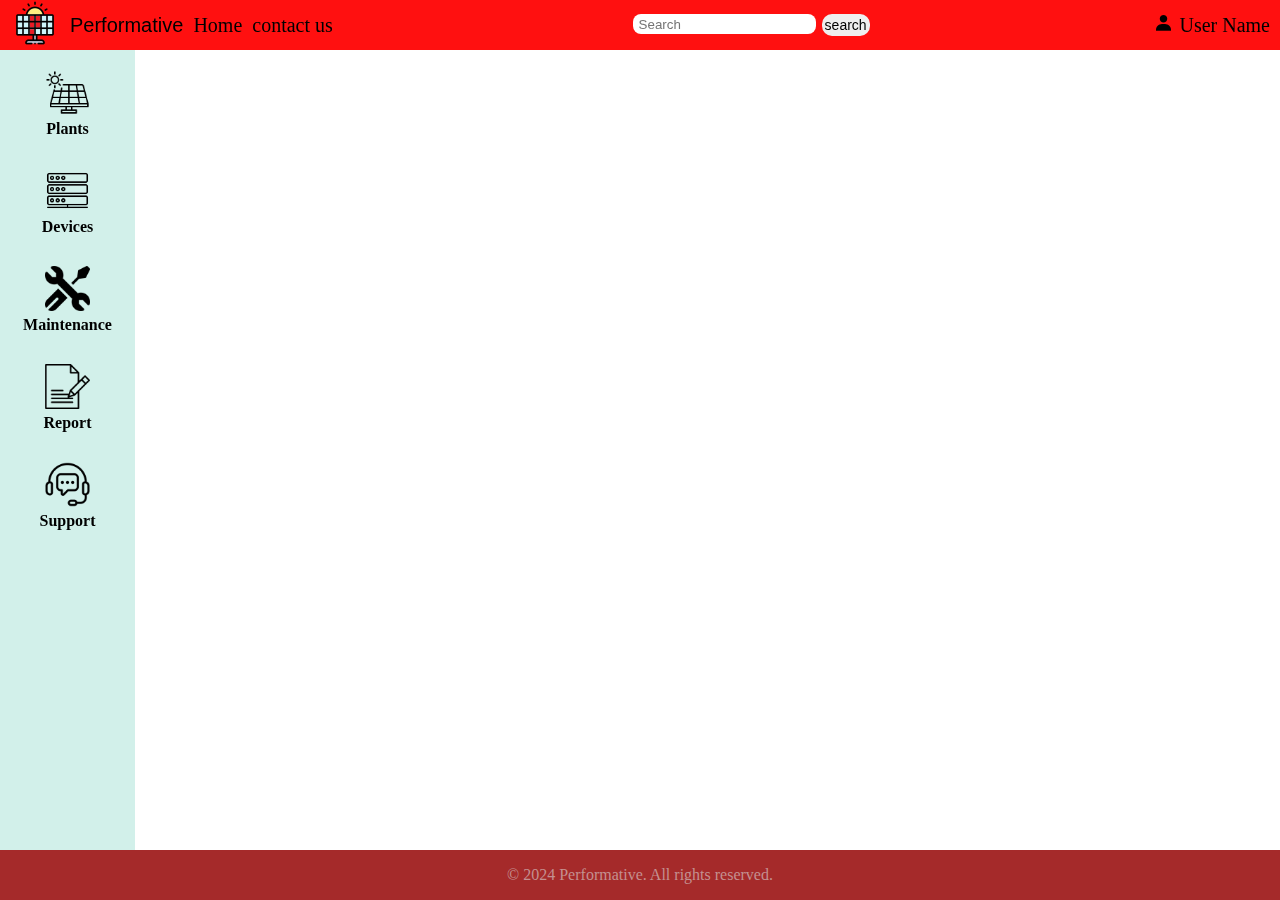
<file: front/html/aaaaaaaaaaaaaaaaa.html>
<!DOCTYPE html>
<html lang="en">
  <head>
    <meta charset="UTF-8" />
    <meta name="viewport" content="width=device-width, initial-scale=1.0" />
    <title>Performative</title>

    <link
      href="https://unpkg.com/boxicons@2.1.4/css/boxicons.min.css"
      rel="stylesheet"
    />

    <link rel="stylesheet" href="../css/aaaaaaaaaaaaaaaaa.css" />
  </head>
  <body>
    <header>
      <div class="lognamenimg">
        <a href="#">
          <img
            class="logimg"
            src="../media/logo-removebg-preview.png"
            alt="solar_panel_img"
          />
        </a>
        <a class="sitename" href="#">Performative</a>
        <a href="#">Home</a>
        <a href="#">contact us</a>

        
      </div>

      <div class="search">
        <input type="text" placeholder="Search" />
        <button>search</button>
      </div>
      <div class="user">
        <a href="#">
          <i class="bx bxs-user"></i>
          <span>User Name</span>
        </a>
       
        
      </div>
    </header>
    <aside>
      <div class="side-bar">
        <div class="sitem">
          <a href="#">
            <img
              src="../media/plants-side-bar.png"
              alt="icon for solar panel devices"
            />
            <p>Plants</p>
          </a>
        </div>
        <div class="sitem">
          <a href="#">
            <img
              src="../media/side-bar-devices.png"
              alt="icon for solar panel devices"
            />
            <p>Devices</p>
          </a>
        </div>
        <div class="sitem">
          <a href="#">
            <img
              src="../media/maint-side0bar.png"
              alt="icon for solar panel devices"
            />
            <p>Maintenance</p>
          </a>
        </div>
        <div class="sitem">
          <a href="#">
            <img
              src="../media/report-side-bar.png"
              alt="icon for solar panel devices"
            />
            <p>Report</p>
          </a>
        </div>
        <div class="sitem">
          <a href="#">
            <img
              src="../media/side-bar-suupport.png"
              alt="icon for solar panel devices"
            />
            <p>Support</p>
          </a>
        </div>
      </div>
    </aside>



    <footer>
      <p>© 2024 Performative. All rights reserved.</p>
    </footer>
  </body>
</html>
</file>
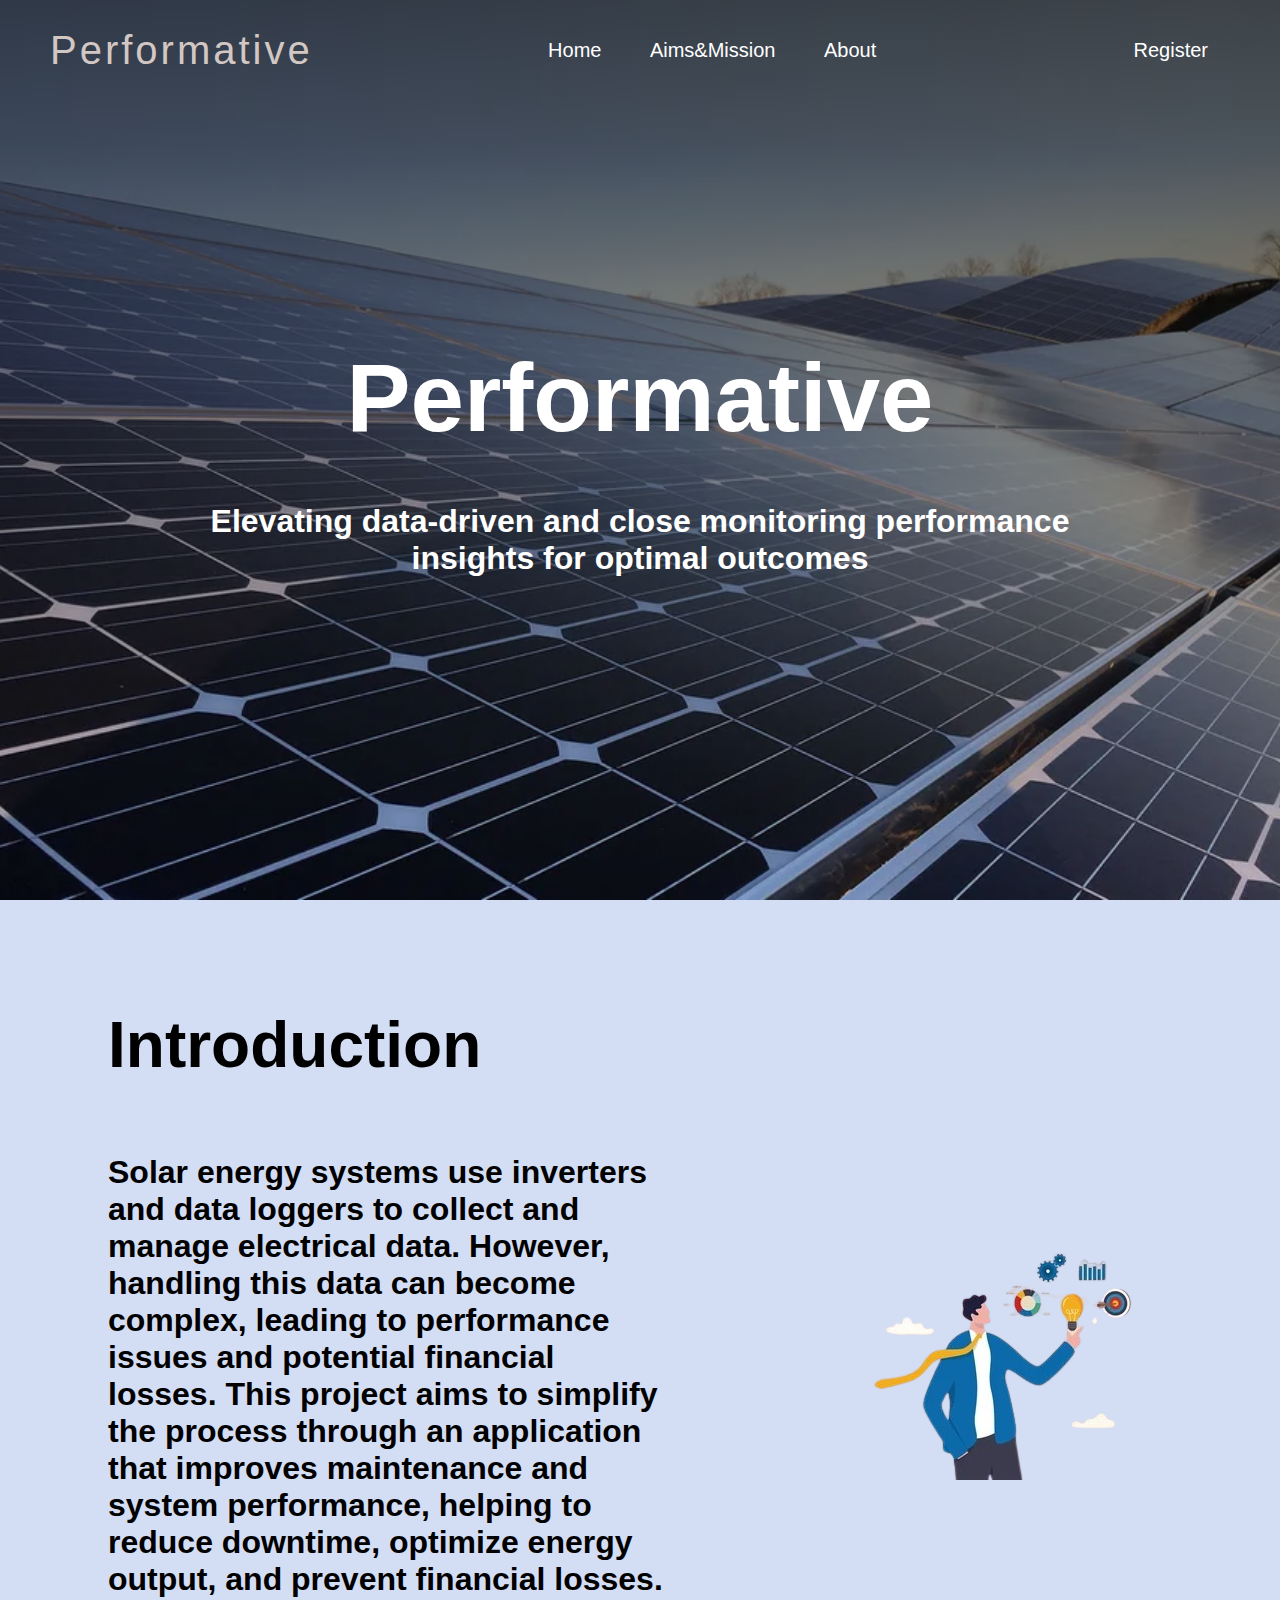
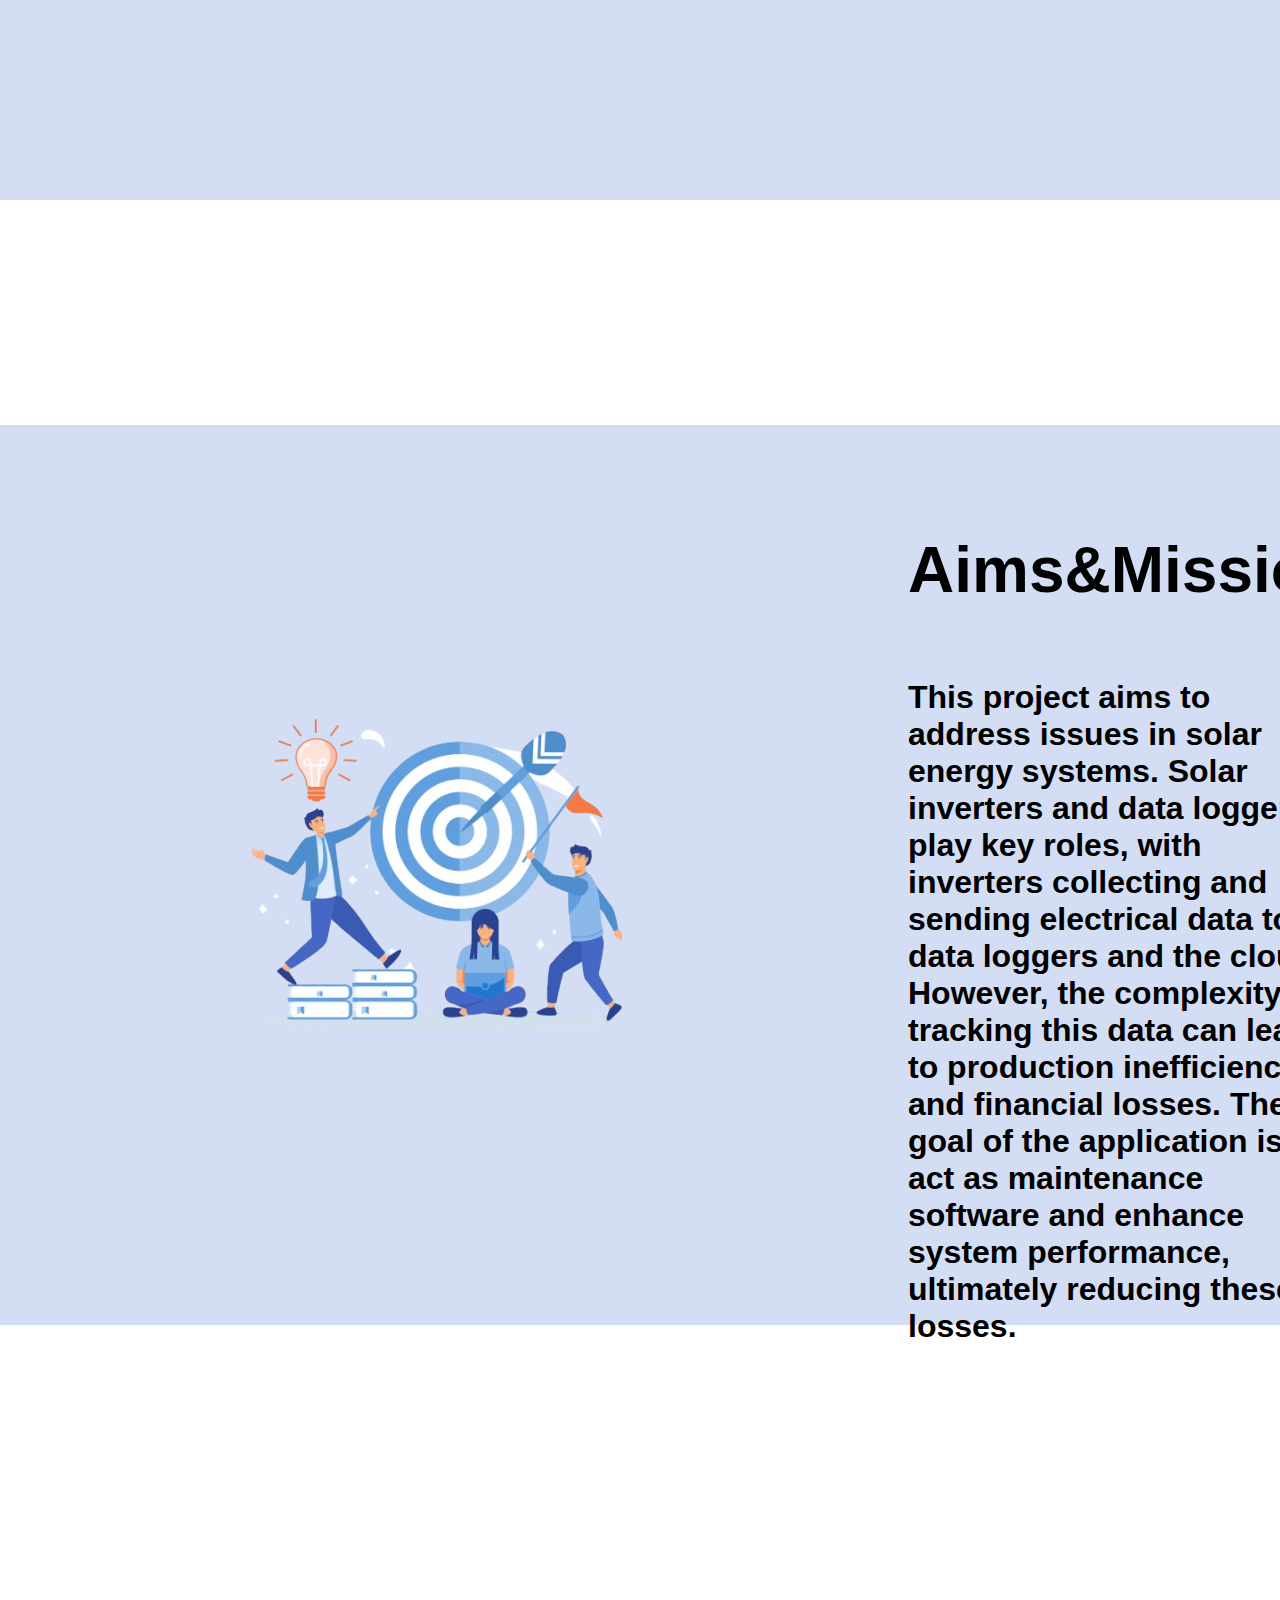
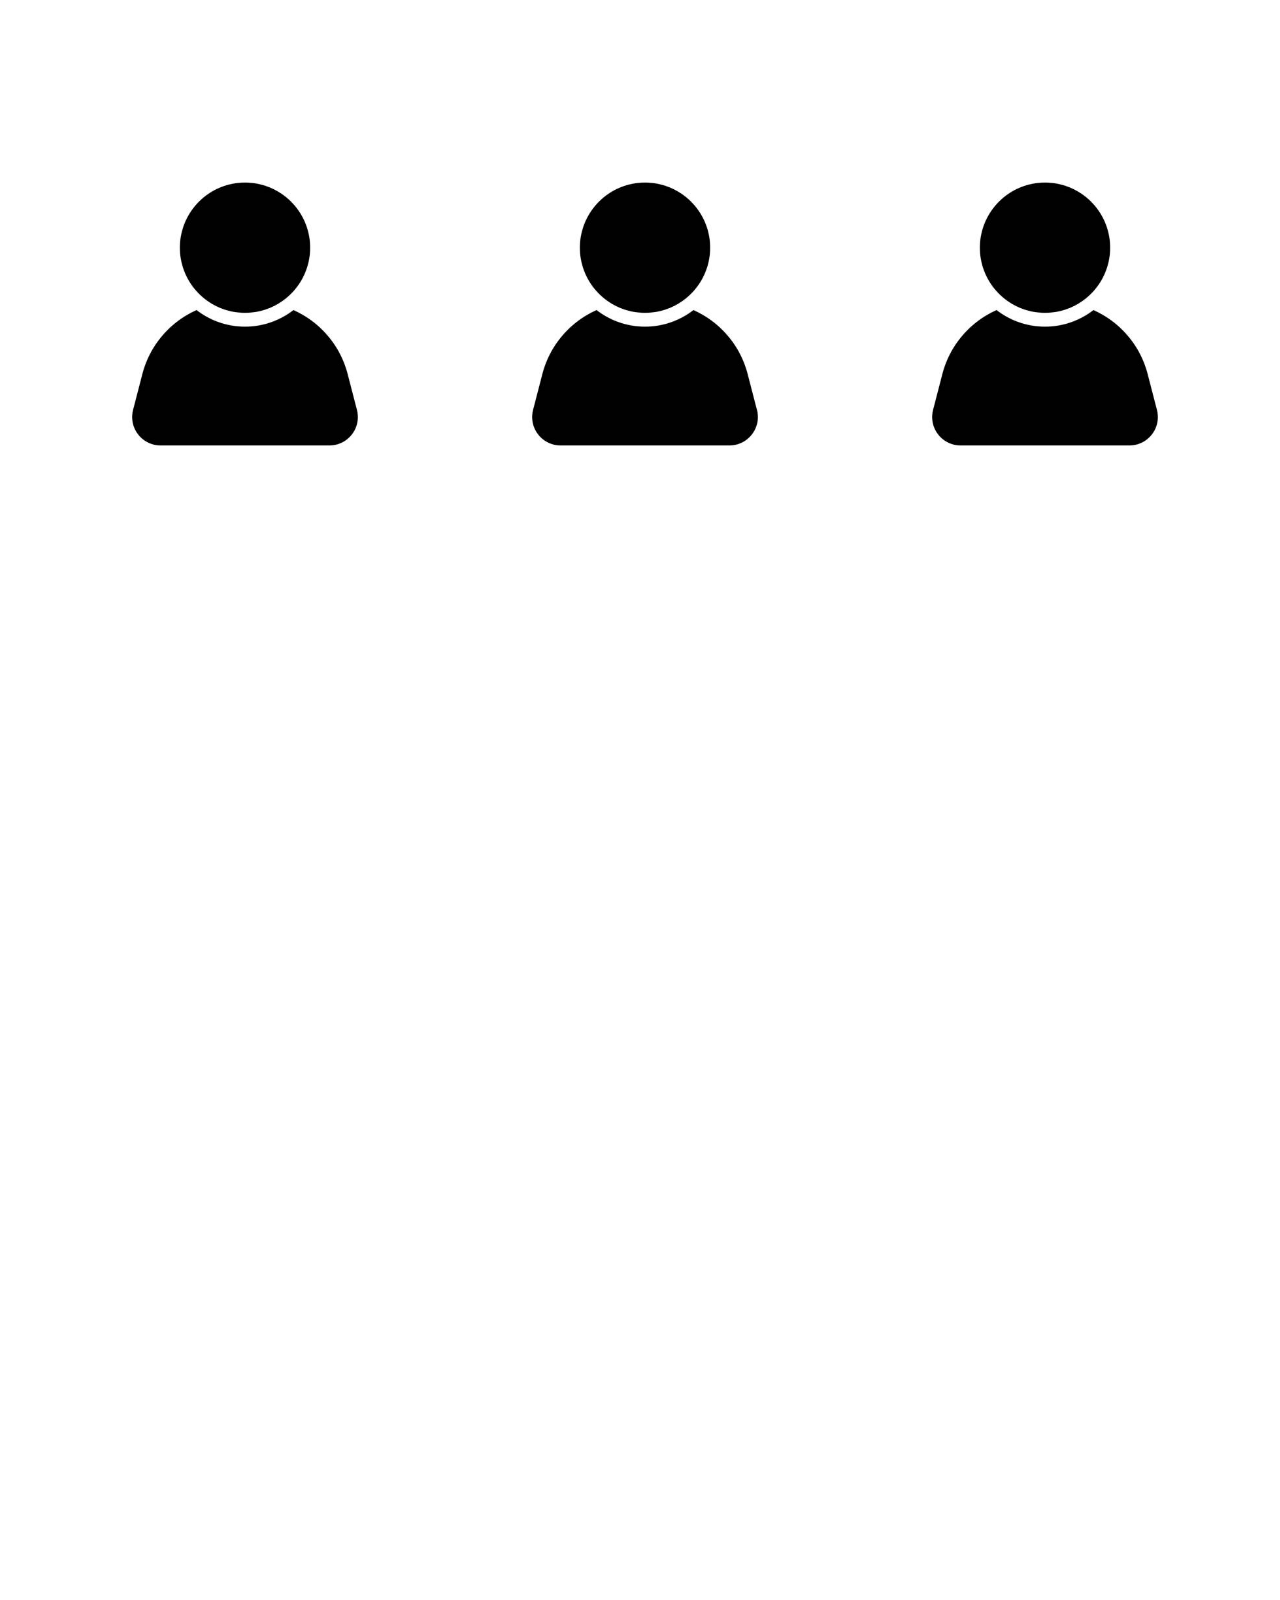
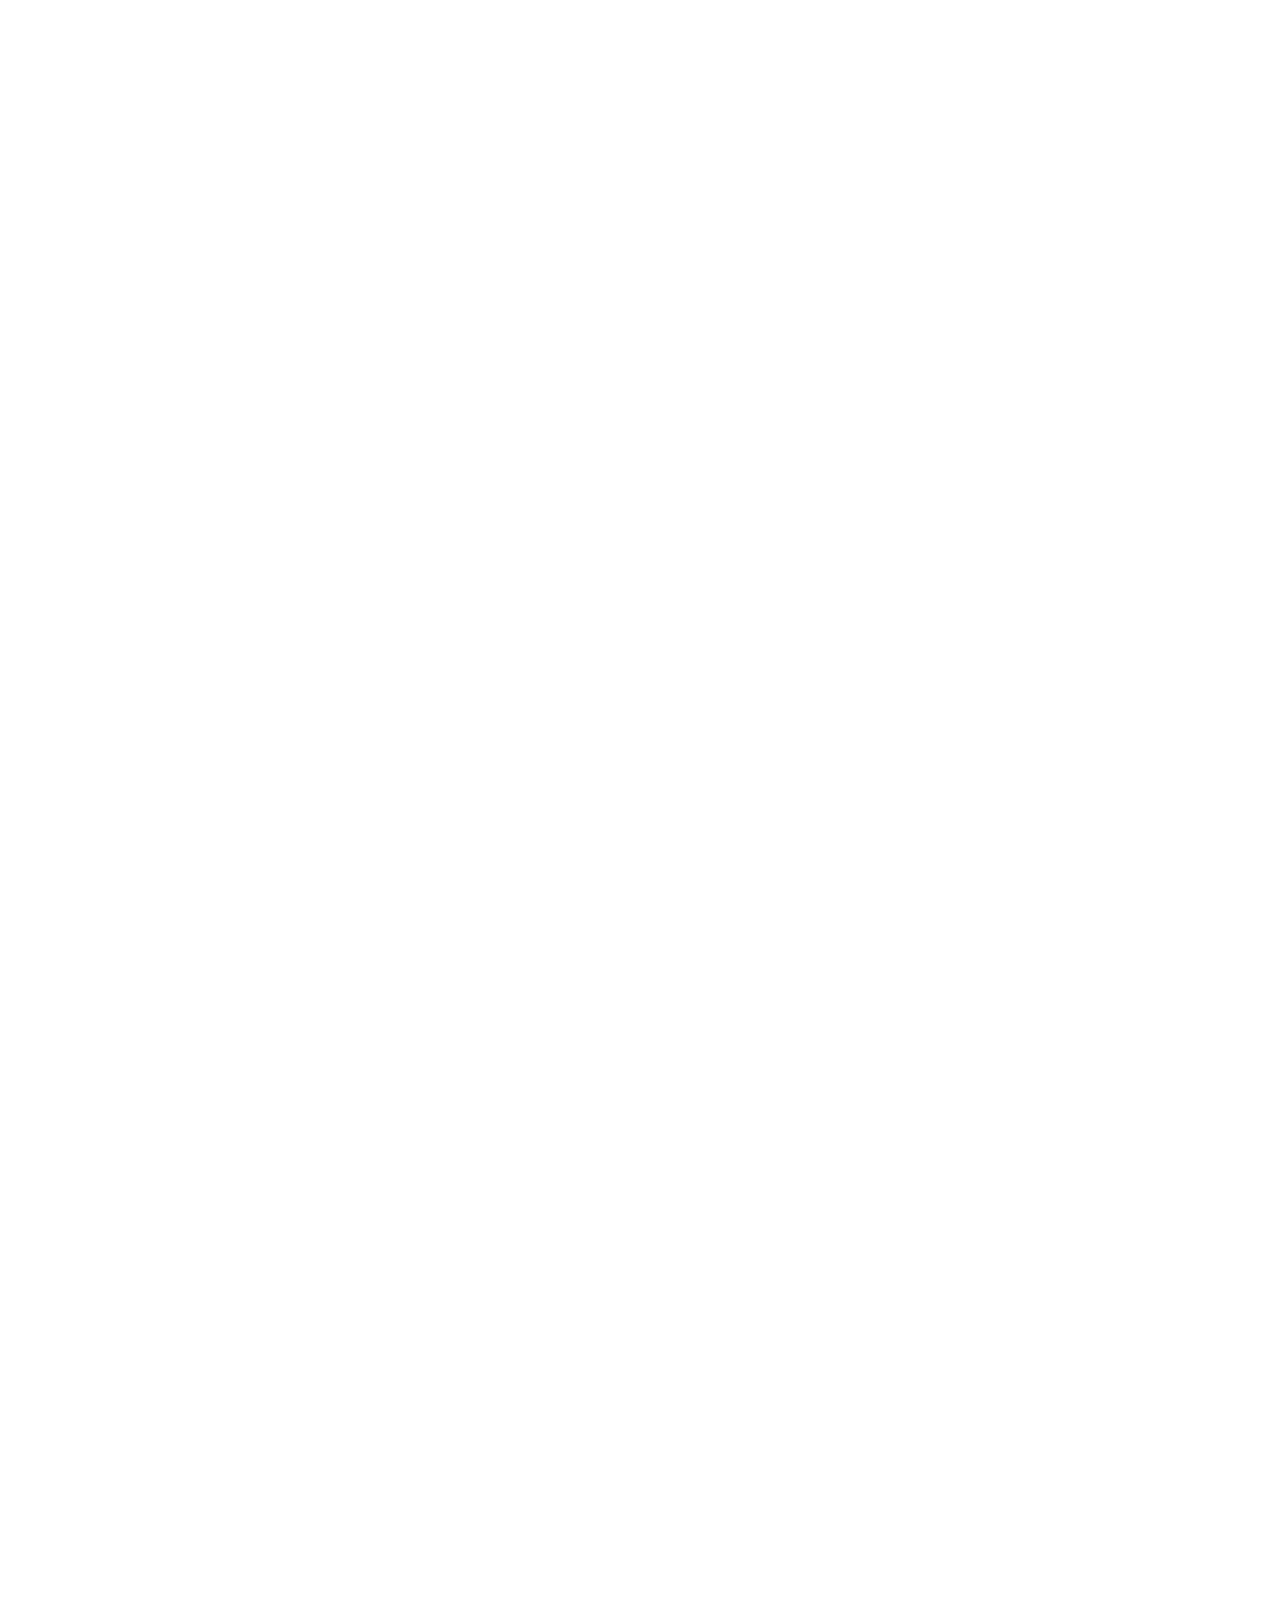
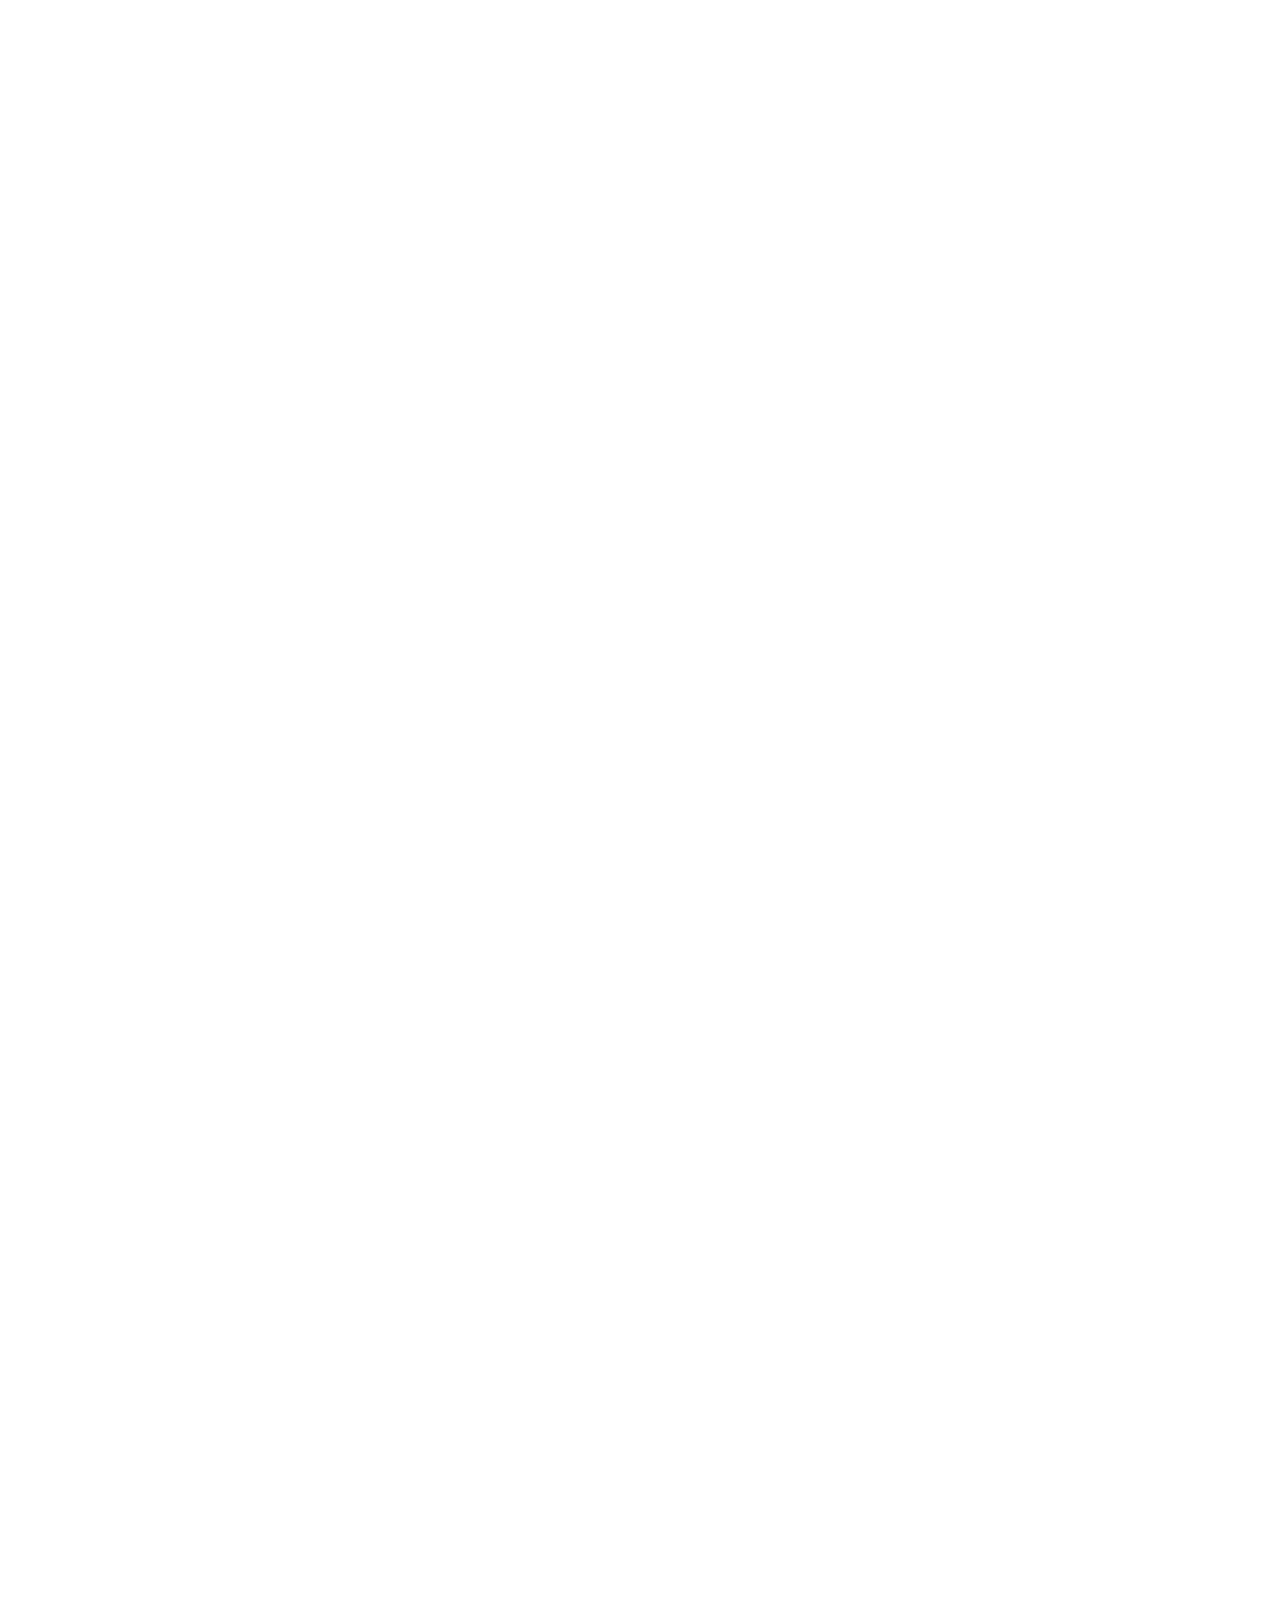
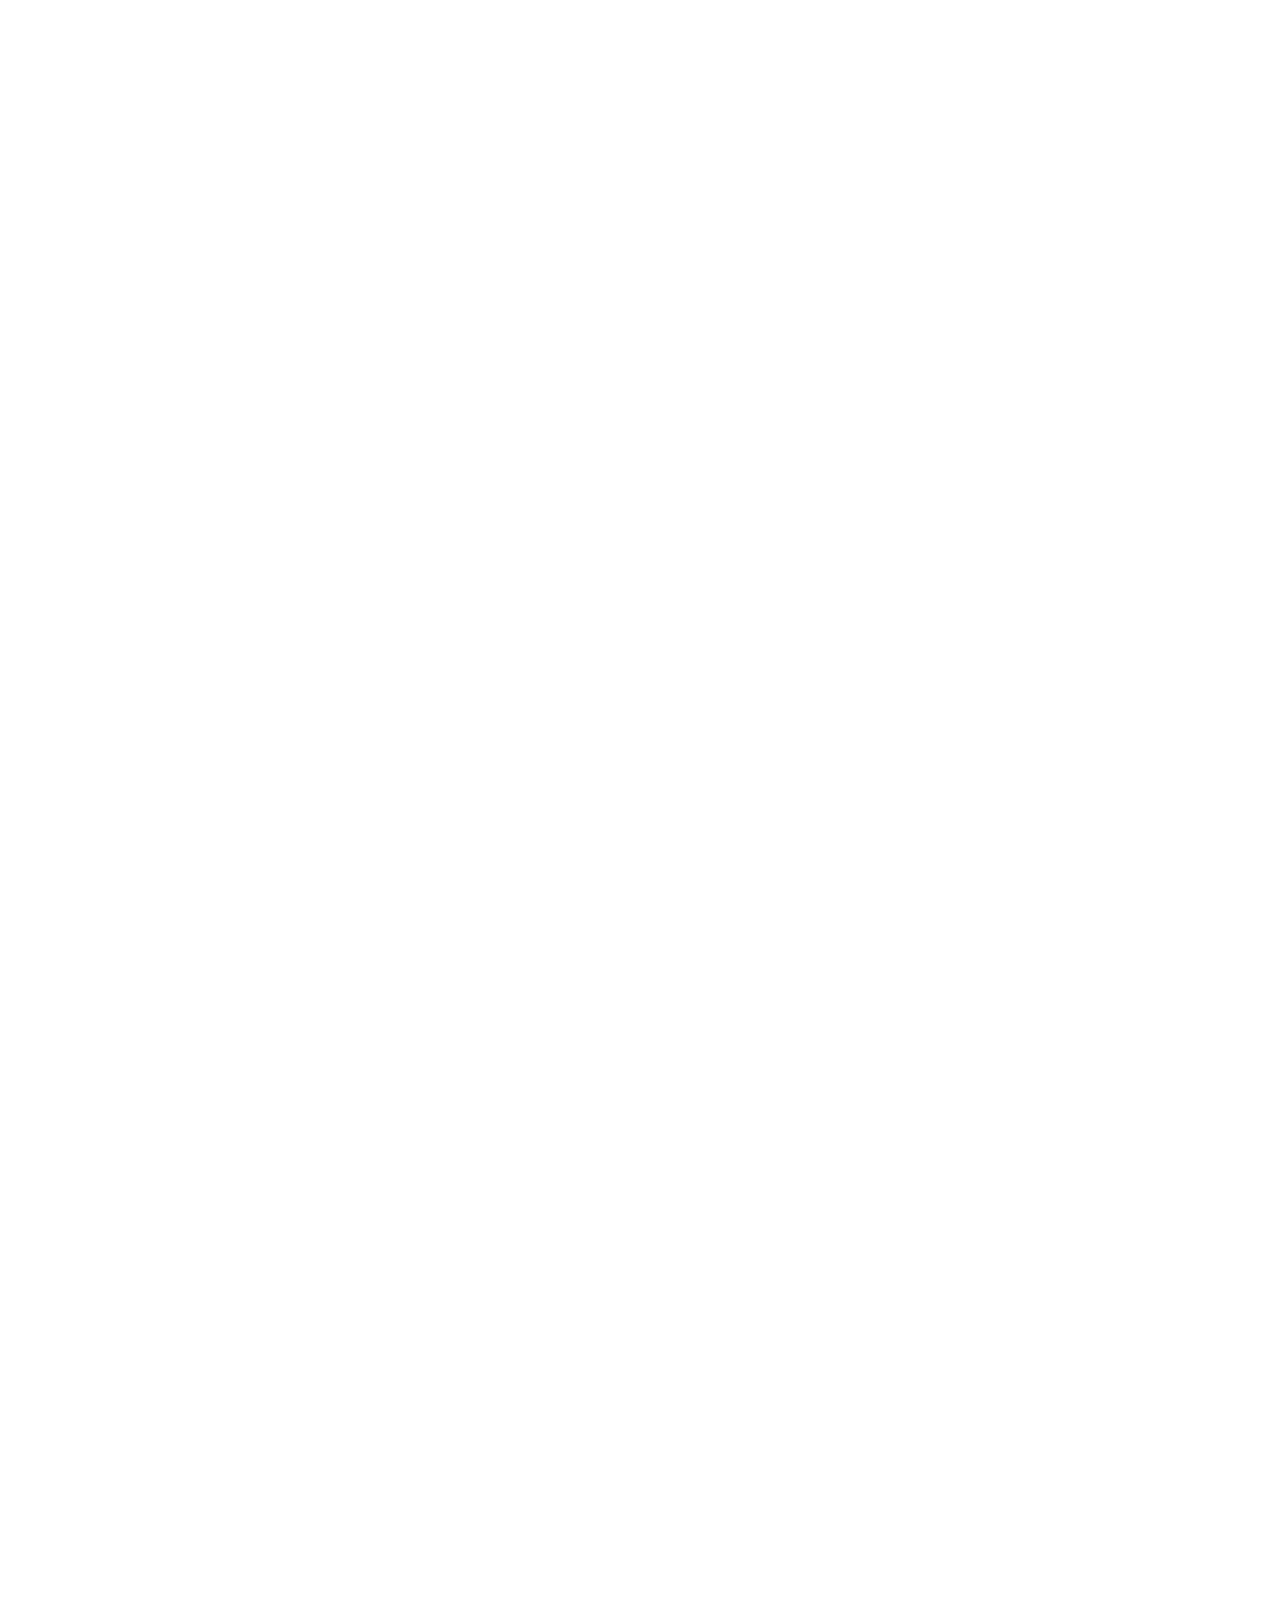
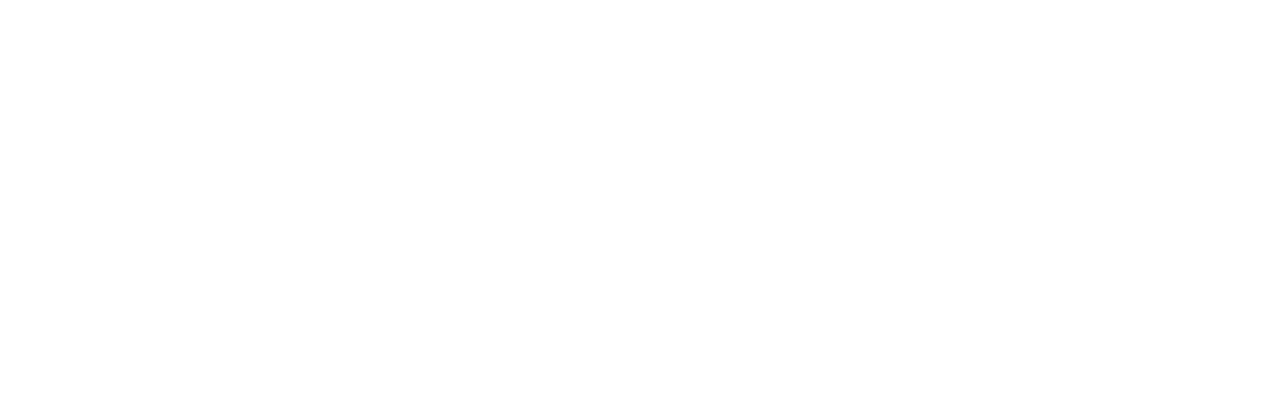
<file: front/html/landing-page.html>
<!DOCTYPE html>
<html lang="en">
  <head>
    <meta charset="UTF-8" />
    <meta name="viewport" content="width=device-width, initial-scale=1.0" />
    <title>Performative vision&goals</title>
    <link rel="stylesheet" href="../css/land-page.css" />
    <link rel="preconnect" href="https://fonts.googleapis.com" />
    <link rel="preconnect" href="https://fonts.gstatic.com" crossorigin />
    <link
      href="https://fonts.googleapis.com/css2?family=Playfair+Display:ital,wght@0,400..900;1,400..900&display=swap"
      rel="stylesheet"
    />
  </head>
  <body>
    <header>
      <nav>
        <div class="logo">Performative</div>
        <div class="minu">
          <a href="#">Home</a>
          <a href="#aims">Aims&Mission</a>
          <a href="#about">About</a>
        </div>
        <div class="register">
          <a href="register.html">Register</a>
        </div>
      </nav>

      <div class="welcoming">
        <h1>Performative</h1>
        <h3>
          Elevating data-driven and close monitoring performance insights for
          optimal outcomes
        </h3>
      </div>
    </header>
    <section class="intro">
      <div class="intro-text">
        <h1>Introduction</h1>
        <h3>
          Solar energy systems use inverters and data loggers to collect and
          manage electrical data. However, handling this data can become
          complex, leading to performance issues and potential financial losses.
          This project aims to simplify the process through an application that
          improves maintenance and system performance, helping to reduce
          downtime, optimize energy output, and prevent financial losses.
        </h3>
      </div>
      <div class="intro-img">
        <img src="../media/easy_to_read-removebg-preview.png" alt="" />
      </div>
    </section>
    <section id="aims" class="intro">
      <div class="intro-img">
        <img src="../media/goals.png" alt="" />
      </div>
      <div class="intro-text">
        <h1>Aims&Missions</h1>
        <h3>
          This project aims to address issues in solar energy systems. Solar
          inverters and data loggers play key roles, with inverters collecting
          and sending electrical data to data loggers and the cloud. <br />
          However, the complexity of tracking this data can lead to production
          inefficiencies and financial losses. The goal of the application is to
          act as maintenance software and enhance system performance, ultimately
          reducing these losses.
        </h3>
      </div>
    </section>

    <section id="about" class="about">
      <div>
        <h2>About the developers</h2>
      </div>
      <div class="users">
        <div class="userimgnname">
          <div class="user"></div>
          <p>Mohamed</p>
        </div>
        <div class="userimgnname">
          <div class="user"></div>
          <p>Mohamed</p>
        </div>
        <div class="userimgnname">
          <div class="user"></div>
          <p>Mohamed</p>
        </div>
      </div>
    </section>
  </body>
</html>
</file>
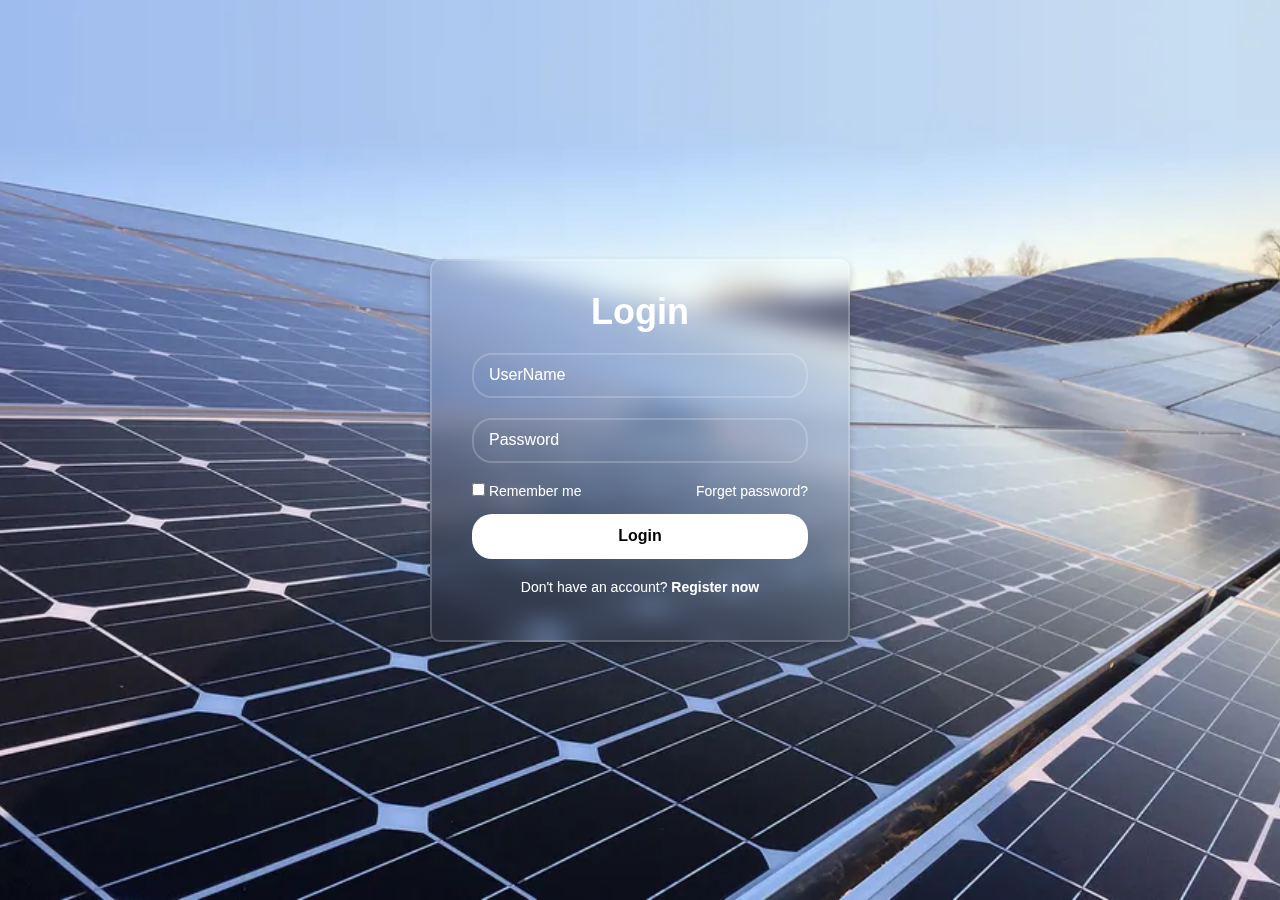
<file: front/html/login.html>
<!DOCTYPE html>
<html lang="en">
  <head>
    <meta charset="UTF-8" />
    <meta name="viewport" content="width=device-width, initial-scale=1.0" />
    <title>Document</title>
    <link rel="stylesheet" href="../css/login.css" />
  </head>
  <body>
    <div class="container">
      <form>
        <h1>Login</h1>
        <div class="input-box">
          <input type="text" placeholder="UserName" required />
        </div>
        <div class="input-box">
          <input type="password" placeholder="Password" required />
        </div>
        <div class="Remember-forget">
          <label>
            <input type="checkbox" />
            Remember me
          </label>
          <a href="#">Forget password?</a>
        </div>
        <button type="submit">Login</button>
        <div class="register">
          <p>
            Don't have an account?
            <a href="register.html">Register now</a>
          </p>
        </div>
      </form>
    </div>
  </body>
</html>
</file>
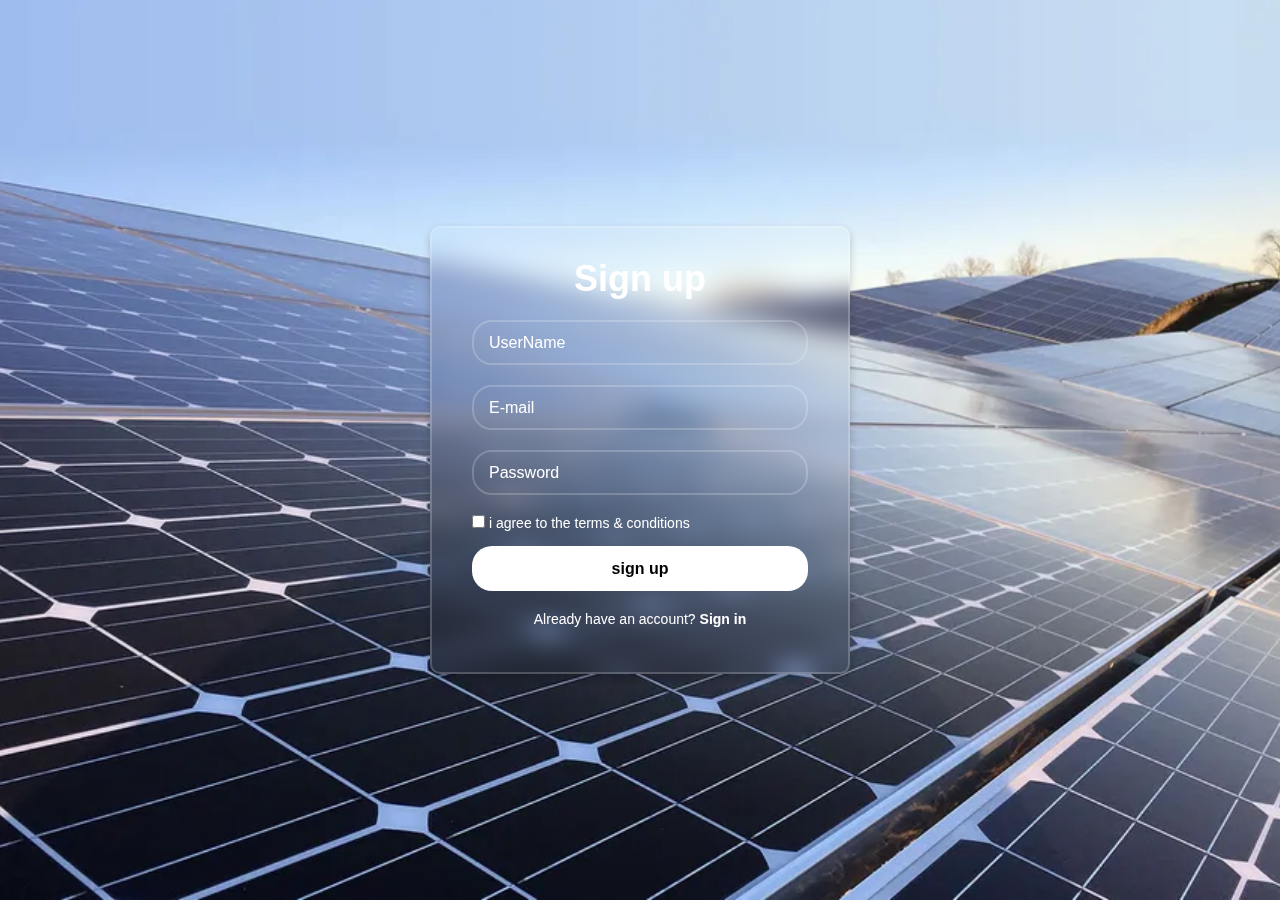
<file: front/html/register.html>
<!DOCTYPE html>
<html lang="en">
  <head>
    <meta charset="UTF-8" />
    <meta name="viewport" content="width=device-width, initial-scale=1.0" />
    <title>Document</title>
    <link rel="stylesheet" href="../css/register.css" />
  </head>
  <body>
    <div class="container">
      <form>
        <h1>Sign up</h1>
        <div class="input-box">
          <input type="text" placeholder="UserName" required />
        </div>
        <div class="input-box">
          <input type="email" placeholder="E-mail" required />
        </div>
        <div class="input-box">
          <input type="password" placeholder="Password" required />
        </div>
        <div class="Remember-forget">
          <label>
            <input type="checkbox" />
            i agree to the terms & conditions
          </label>
        </div>
        <button type="submit">sign up</button>
        <div class="register">
          <p>
            Already have an account?
            <a href="login.html">Sign in</a>
          </p>
        </div>
      </form>
    </div>
  </body>
</html>
</file>
<file: front/css/aaaaaaaaaaaaaaaaa.css>
*{
    margin: 0px;
    padding: 0px;
}
header{
    position: fixed;
    display: flex;
    justify-content: space-between;

    padding: 0px 10px;
    align-items: center;
    position: fixed;
    width: 100%;
    height: 50px;
    align-items: center;
    background-color: rgba(255, 0, 0, 0.936);
}

.lognamenimg {
display: flex;
align-items: center;
margin-right: 5px;

}

.lognamenimg a {
    margin-right: 10px;
white-space: nowrap;

}
.sitename{
    font-family: Arial, Helvetica, sans-serif;
    font-size: 20px;
    text-decoration: none;
    color: rgb(0, 0, 0);
    margin-right: 10px;
 }

.logimg{
height: 50px;
}

header a {
    text-decoration: none;
    font-size: 20px;
    color: black;
}

.search{
    position: relative;
    display: flex;
    justify-content: center;
}

.search input{
    height: 20px;
    border-radius: 8px;
    border: none;
    padding-left: 6px;
 
}

.search button{
    cursor: pointer;
    border: none;
    padding: 3px 3px;
    border-radius: 10px;
    font-size: 14px;
    margin-left: 6px;
}

.user {
    margin-right: 20px;
    position: relative;
    justify-content: center;
    white-space: nowrap;

}


.side-bar{
        background-color: rgba(177, 228, 219, 0.573);
        position: fixed;

        top: 50px;
        bottom: 0px;
        left: 0px;
        width: 15vh;


}



.sitem img{
    height: 45px;
    margin-bottom: 5px;
   
}
.sitem{
    padding: 10px 20px ;
    background-?: rgb(162, 162, 225);
    margin-top: 10px;
}

.sitem a {
    text-decoration: none;
    color: black;
    display: flex;
    flex-direction: column;
    align-items: center;
    font-weight: 600;
}
 
footer{
    position: fixed;
    display: flex;
    justify-content: center;
    align-items: center;
    width: 100%;
    bottom: 0;
    background-color: brown;
    height: 50px;
    color: rgb(196, 144, 144);
}
</file>
<file: front/css/land-page.css>
*{
    padding: 0px;
    margin: 0px;
    box-sizing: border-box;
    font-family: Arial, Helvetica, sans-serif;

}
    body{
    height:   10000px;
    background: linear-gradient(rgba(0,0,0,.7), rgba(0,0,0,.2)), url(../media/clearway-community-solar-panels-farm-spencer-massachusetts-l6oc5ffgvutco1of.webp) no-repeat;
        background-position: center ;
        background-attachment: fixed;
        background-size: cover;
}
header{
    width: 100%;
    height: 100vh;
    
}

nav{
    width: 100%;
    height: 100px;
    color: rgb(255, 255, 255);
    display: flex;
    justify-content: space-between;
    padding: 0px 50px;
    align-items: center;
}

.logo{
    font-family: 'playfairi display',Arial, Helvetica, sans-serif ;
    font-size: 2.5em;
    letter-spacing: 3px;
    color: rgb(211, 199, 196);
}

.minu a {
    color: white;
    text-decoration: none;
    padding: 10px 20px;
    font-size: 20px;
    border: 2px solid transparent;
    border-radius: 8px;


}

.register a {
    text-decoration: none;
    color: #fff;
    font-size: 20px;
    padding: 10px 20px;
    border-radius: 8px;
    border: 2px solid transparent;

}

.register a:hover ,.minu a:hover {
    border: 2px solid green;
}

.welcoming {
    width: 100%;
    height: 80vh;
    display: flex;
    flex-direction: column;
    text-align: center;
    justify-content: center;
   
}

.welcoming h1{
    font-size: 6em;
    color: #fff;
}

.welcoming h3{
    margin-top: 50px;
    font-size: 2em;
    color: #fff;
    width: 75%;
    margin-left: auto;
    margin-right: auto;
    
}

.intro{
    height: 100vh;
    background-color: rgba(198, 211, 239, 0.778);
    display: flex;
    padding: 1vh;
    justify-content: space-between;
    margin-bottom: 25vh;

}

.intro-text{
    width: 50%;
    flex: 2.5;
    display: flex;
    flex-direction: column;
    gap: 8vh;
   padding: 11vh;
}

.intro .intro-text h1{
    font-size: 4em;
}

.intro .intro-text h3 {
    font-size: 2em;
}

.intro-img{
    flex: 2;
    display: flex;
    justify-self: center;
    align-items: center;
    padding-left: 7vh;
}

.about{
    width: 100%;
    height: 100vh;
    padding: 5vh;
    display: flex;
    flex-direction: column;
}

.about h2{
    text-align: center;
    color: #fff;
    font-size: 4em;
    margin-bottom: 5vh;
}

.about .users {
    display: flex;
    justify-content: space-around;
}

.userimgnname{
    display: flex;
    flex-direction: column;
    justify-content: center;
    align-items: center;
}

.users .user {
    background: url('../media/user.jpg');
    background-size: cover; 
    background-position: center;
    background-repeat: no-repeat; 
    width: 400px; 
    height: 400px; 
}

.userimgnname p {
    color: #fff;
    font-size: 2em;
    margin-top: 20px ;
}
</file>
<file: front/css/login.css>
*{
    font-family: Arial, Helvetica, sans-serif;
    margin: 0px;
    padding: 0px;
    box-sizing: border-box;
}

body{
    display: flex;
    justify-content: center;
    align-items: center;
    min-height: 100vh;
    background:url(../media/clearway-community-solar-panels-farm-spencer-massachusetts-l6oc5ffgvutco1of.webp) no-repeat;
    background-size: cover;
    background-position:center ;
}

.container{
    background-color: transparent;
    border: 2px solid rgba(255, 255, 255, 0.2);
    backdrop-filter: blur(13px);
    color: rgb(255, 255, 255);
    width: 420px;
    border-radius: 10px;
    padding: 30px 40px;
    box-shadow: 0px 4px 8px rgba(0, 0, 0, 0.2);
}

.container h1{
    font-size: 36px;
    text-align: center;
}

.input-box{
    width: 100%;
    height: 45px;
    margin: 20px 0px;
}

.input-box input{
    color: white;
    padding: 10px 40px 10px 15px;
    font-size: 16px;
    width: 100%;
    height: 100%;
    border: none ;
    outline: none;
    background: transparent;
    border: 2px solid rgba(255, 255, 255, 0.2);
    border-radius: 20px;    
}

.input-box input::placeholder{
    color: white;
}

.container .Remember-forget {
    display: flex;
    justify-content: space-between;
    font-size: 14px;
    margin: 15px 0 15px;
}

.Remember-forget label input{
    accent-color: rgba(255,255,255) ;
}

.Remember-forget a {
    text-decoration: none;
    color: #fff;
} 

.Remember-forget a:hover{
    text-decoration: underline;
}

.container button{
    width: 100%;
    height: 45px;
    background: white;
    border: none;
    outline: none;
    border-radius: 20px;
    cursor: pointer;
    color: black;
    font-size: 16px;
    font-weight: 600;
}

.register {
    font-size: 14px;
    text-align: center;
    margin:20px 0 15px ;
}

.register p a {
    color: #fff;
    text-decoration: none;
    font-weight: 600;
}

.register p a:hover{
    text-decoration: underline;
}
</file>
<file: front/css/register.css>
*{
    font-family: Arial, Helvetica, sans-serif;
    margin: 0px;
    padding: 0px;
    box-sizing: border-box;
}

body{
    display: flex;
    justify-content: center;
    align-items: center;
    min-height: 100vh;
    background:url(../media/clearway-community-solar-panels-farm-spencer-massachusetts-l6oc5ffgvutco1of.webp) no-repeat;
    background-size: cover;
    background-position:center ;
}

.container{
    background-color: transparent;
    border: 2px solid rgba(255, 255, 255, 0.2);
    backdrop-filter: blur(13px);
    color: rgb(255, 255, 255);
    width: 420px;
    border-radius: 10px;
    padding: 30px 40px;
    box-shadow: 0px 4px 8px rgba(0, 0, 0, 0.2);
}

.container h1{
    font-size: 36px;
    text-align: center;
}

.input-box{
    width: 100%;
    height: 45px;
    margin: 20px 0px;
}

.input-box input{
    color: white;
    padding: 10px 40px 10px 15px;
    font-size: 16px;
    width: 100%;
    height: 100%;
    border: none ;
    outline: none;
    background: transparent;
    border: 2px solid rgba(255, 255, 255, 0.2);
    border-radius: 20px;    
}

.input-box input::placeholder{
    color: white;
}

.container .Remember-forget {
    display: flex;
    justify-content: space-between;
    font-size: 14px;
    margin: 15px 0 15px;
}

.Remember-forget label input{
    accent-color: rgba(255,255,255) ;
}

.Remember-forget a {
    text-decoration: none;
    color: #fff;
} 

.Remember-forget a:hover{
    text-decoration: underline;
}

.container button{
    width: 100%;
    height: 45px;
    background: white;
    border: none;
    outline: none;
    border-radius: 20px;
    cursor: pointer;
    color: black;
    font-size: 16px;
    font-weight: 600;
}

.register {
    font-size: 14px;
    text-align: center;
    margin:20px 0 15px ;
}

.register p a {
    color: #fff;
    text-decoration: none;
    font-weight: 600;
}

.register p a:hover{
    text-decoration: underline;
}
</file>
